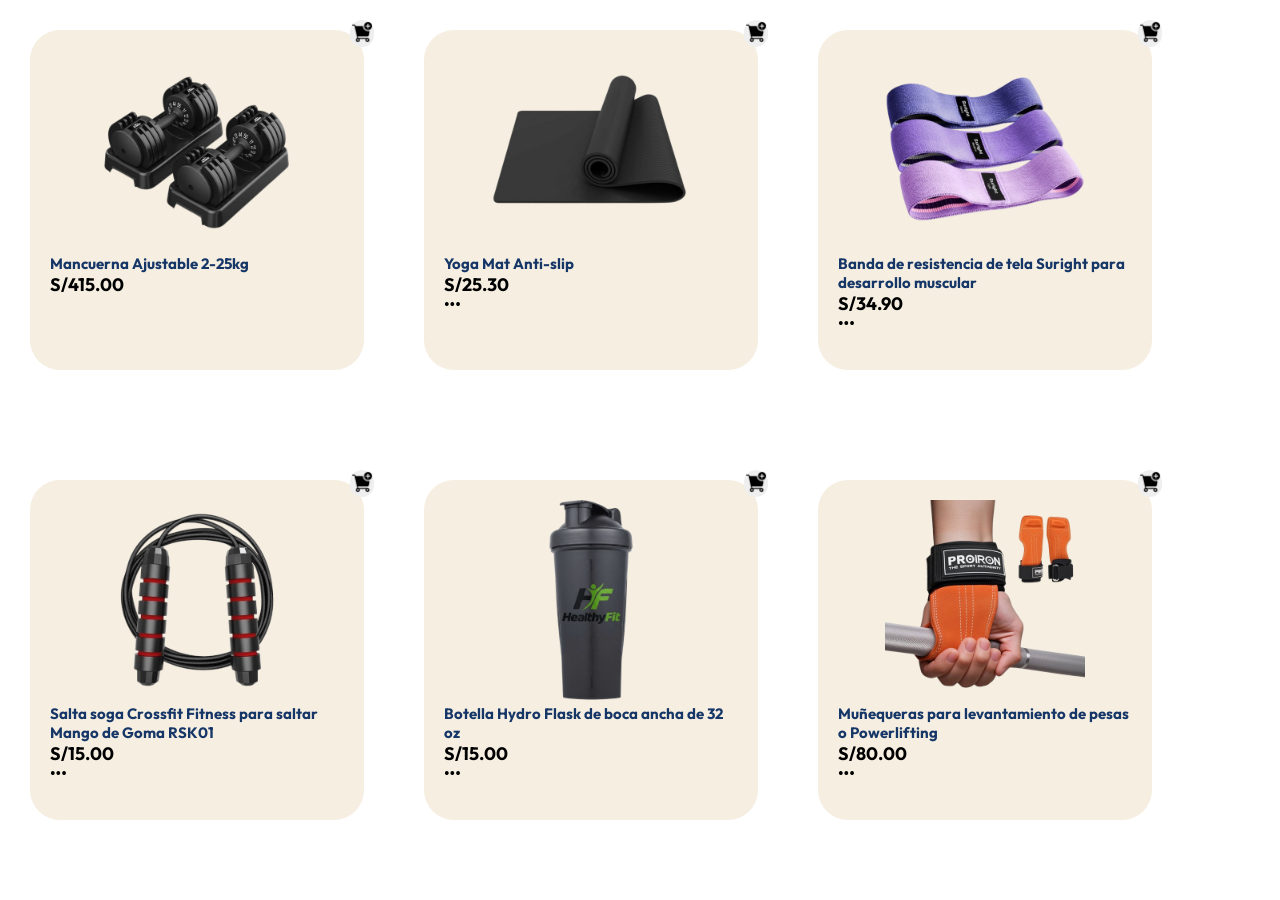
<file: articulo.html>
<!DOCTYPE html>
<html lang="es">
<head>
    <meta charset="UTF-8">
    <meta name="viewport" content="width=device-width, initial-scale=1.0">
    <title>Document</title>
    <link rel="stylesheet" href="estilo/estilo.css">
</head>
<body>
    <div class="articulos">
        <div class="producto">
            <img src="icono imagen/articulos/mancuernas.png" alt="">
            <p>Mancuerna Ajustable 2-25kg </p>
            <P>S/415.00 <span></span> <span></span></P>
            <p><span id="Acolor_prod1"></span><span id="Acolor2_prod1"></span><span id="Acolor3_prod1"></span></p>
            <button> <img src="icono imagen/carrito.png" alt=""></button>
        </div>
                <div class="producto">
            <img src="icono imagen/articulos/colchoneta.png" alt="">
            <p>Yoga Mat Anti-slip </p>
            <P>S/25.30<span></span> <span></span></P>
            <p><span id="Acolor_prod2">•</span><span id="Acolor2_prod2">•</span><span id="Acolor3_prod2">•</span></p>
            <button> <img src="icono imagen/carrito.png" alt=""></button>
        </div>
                <div class="producto">
            <img src="icono imagen/articulos/bandas.png" alt="">
            <p>Banda de resistencia de tela Suright para desarrollo muscular</p>
            <P>S/34.90 <span></span> <span></span></P>
            <p><span id="Acolor_prod3">•</span><span id="Acolor2_prod3">•</span><span id="Acolor3_prod3">•</span></p>
            <button> <img src="icono imagen/carrito.png" alt=""></button>
        </div>
                <div class="producto">
            <img src="icono imagen/articulos/cuerda.png" alt="">
            <p>Salta soga Crossfit Fitness para saltar Mango de Goma RSK01 </p>
            <P>S/15.00 <span></span> <span></span></P>
            <p><span id="Acolor_prod4">•</span><span id="Acolor2_prod4">•</span><span id="Acolor3_prod4">•</span></p>
            <button> <img src="icono imagen/carrito.png" alt=""></button>
        </div>
                <div class="producto">
            <img src="icono imagen/articulos/tomatodo.png" alt="">
            <p>Botella Hydro Flask de boca ancha de 32 oz</p>
            <P>S/15.00 <span></span> <span></span></P>
            <p><span id="Acolor_prod5">•</span><span id="Acolor2_prod5">•</span><span id="Acolor3_prod5">•</span></p>
            <button> <img src="icono imagen/carrito.png" alt=""></button>
        </div>
        <div class="producto">
            <img src="icono imagen/articulos/guantes.png" alt="">
            <p>Muñequeras para levantamiento de pesas o Powerlifting</p>
            <P>S/80.00 <span></span> <span></span></P>
            <p><span id="Acolor_prod6">•</span><span id="Acolor2_prod6">•</span><span id="Acolor3_prod6">•</span></p>
            <button> <img src="icono imagen/carrito.png" alt=""></button>
        </div>
     </div>   
        
    
</body>
</html>
</file>
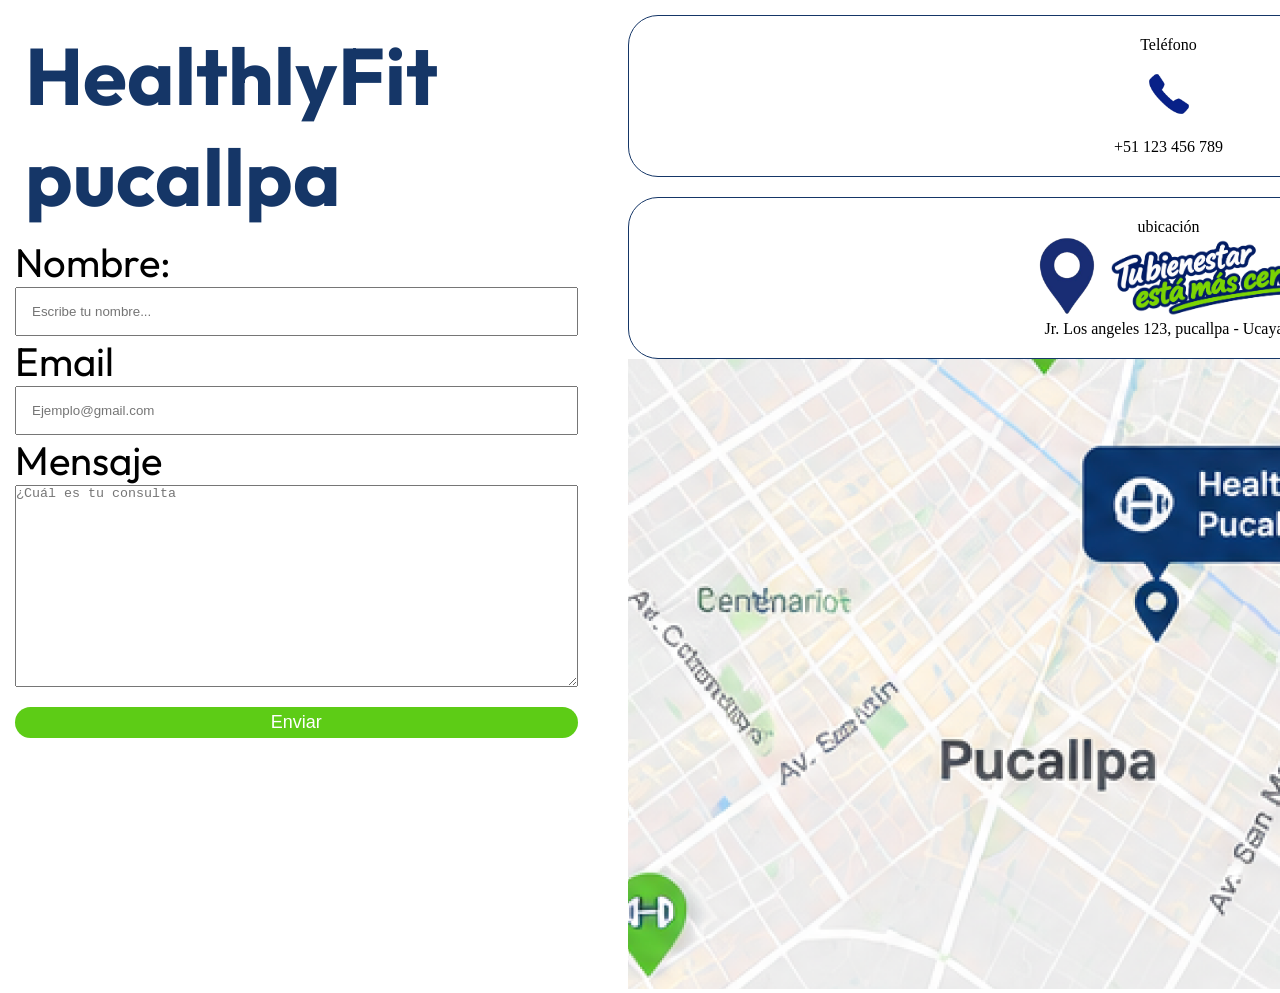
<file: contacto.html>
<!DOCTYPE html>
<html lang="en">
<head>
    <meta charset="UTF-8">
    <meta name="viewport" content="width=device-width, initial-scale=1.0">
    <title>Contacto</title>
    <link rel="stylesheet" href="estilo/estilo.css">
</head>
<body class="form_cont">
    <div class="formulario">
        <h1>HealthlyFit <br>pucallpa</h1>
        <form action="">
            <label for="nombre">Nombre:</label>
            <input type="text" id="nombre" placeholder="Escribe tu nombre...">
            <label for="email">Email</label>
            <input type="email" id="email" placeholder="Ejemplo@gmail.com">
            <label for="mensaje">Mensaje</label>
            <textarea name="" id="mensaje" placeholder="¿Cuál es tu consulta"></textarea>
            <button>Enviar</button>
        </form>
    </div>
<div class="informacion">
    <div class="corr-tel">
        <p>Teléfono</p>
        <img src="icono imagen/imagenes/TELEFONO.png" alt="">
        <p>+51 123 456 789</p>
    </div>
    <div class="corr-tel">
        <p>Correo electronico</p>
        <img src="icono imagen/imagenes/MENSAJE.png" alt="">
        <p>HealthlyFit@gmail.com</p>
    </div>
    <div>
        <div class="direccion">
    <div class="ubi-cont">
        <p>ubicación</p>
        <img src="icono imagen/imagenes/UBI.png" alt="" class="punto-ubi"> 
        <img src="icono imagen/contacto/FRASE.png" alt="">
        <p>Jr. Los angeles 123, pucallpa - Ucayali</p>
        
          </div>

        <img src="icono imagen/contacto/UBI.png" alt="" class="mapa-sede">

    </div>

</div>
    </div>
</div>

</body>
</html>
</file>
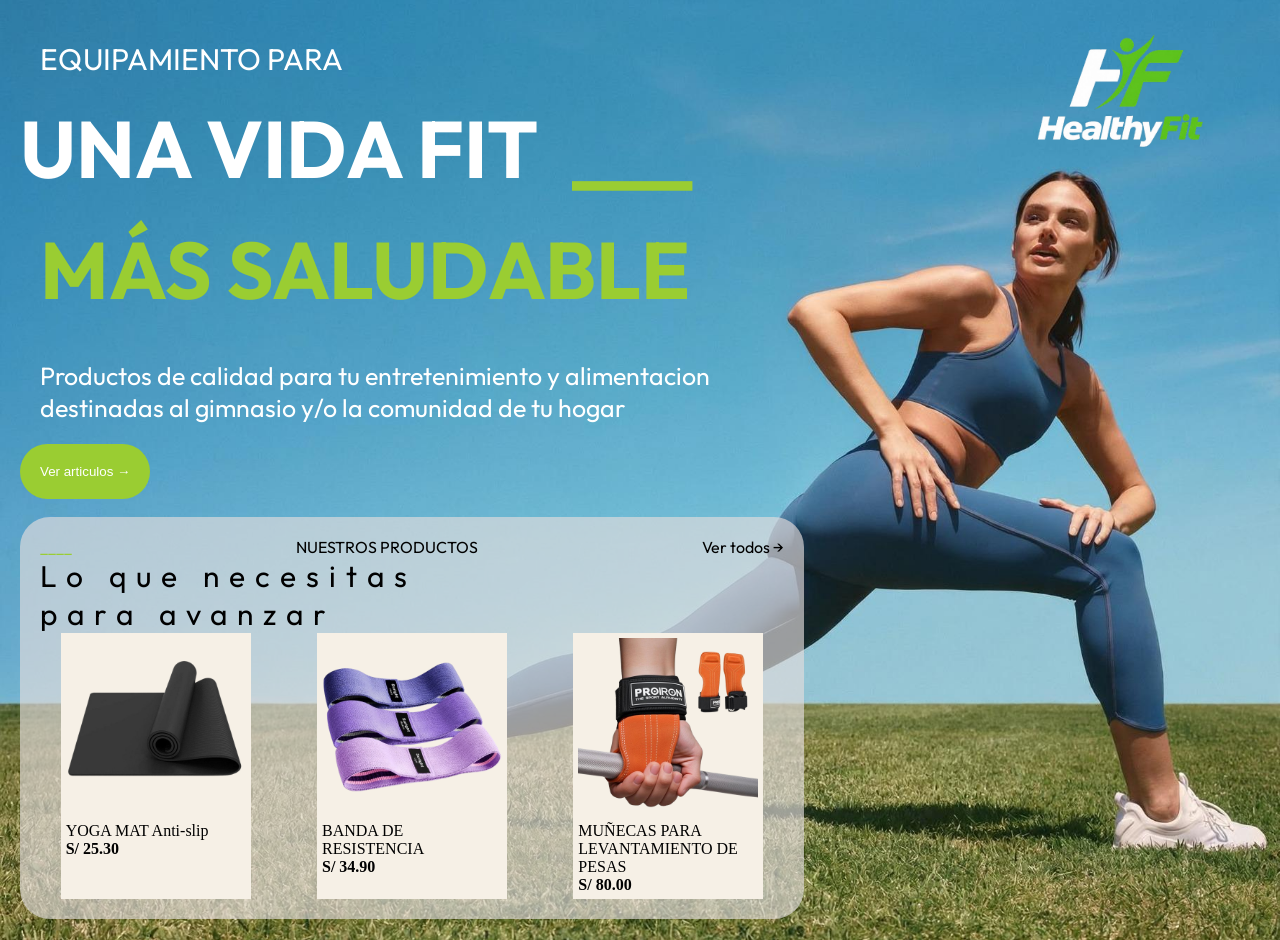
<file: inicio.html>
<!DOCTYPE html>
<html lang="en">
<head>
    <meta charset="UTF-8">
    <meta name="viewport" content="width=device-width, initial-scale=1.0">
    <title>Inicio</title>
    <link rel="stylesheet" href="estilo/estilo.css">
</head>
<body>
    <main>
        <img src="icono imagen/logo.png" alt="HealthyFit" class="logo_portada">
        <section class="portada">
            <div>
                <p class="texto_portada">EQUIPAMIENTO PARA</p>
                <h1>UNA VIDA FIT <span class="linea_verde1">___</span></h1>
                <h2>MÁS SALUDABLE</h2>
                <p class="descripcion">Productos de calidad para tu entretenimiento y alimentacion <br>destinadas al gimnasio y/o la comunidad de tu hogar</p>
                <button class="boton_principal">Ver articulos → </button>
            </div>
            <br>
            <section class="producto_destacados">
                <div class="encabezado-productos">
                
                <span class="linea_verde2">____</span>
                <span>NUESTROS PRODUCTOS</span>
            
                    <a href="articulo.html" class="ver-todo">Ver todos →</a>
                </div>
                <h3>Lo que necesitas <br>para avanzar</h3>
                <div class="productos_tarjetas">
                    <div class="tarjeta">
                    <img src="icono imagen/articulos/colchoneta.png" alt="yoga">
                    <p>YOGA MAT Anti-slip</p>
                    <strong>S/ 25.30</strong>
                    </div>

                      <div class="tarjeta">
                        <img src="icono imagen/articulos/bandas.png" alt="yoga">
                        <p>BANDA DE RESISTENCIA</p>
                        <strong>S/ 34.90</strong>
                    </div>

                        <div class="tarjeta">
                        <img src="icono imagen/articulos/guantes.png" alt="yoga">
                        <p>MUÑECAS PARA LEVANTAMIENTO DE PESAS</p>
                        <strong>S/ 80.00</strong>
                    </div>
                </div>
            </section>
        </section>
    </main>
</body>
</html>
</file>
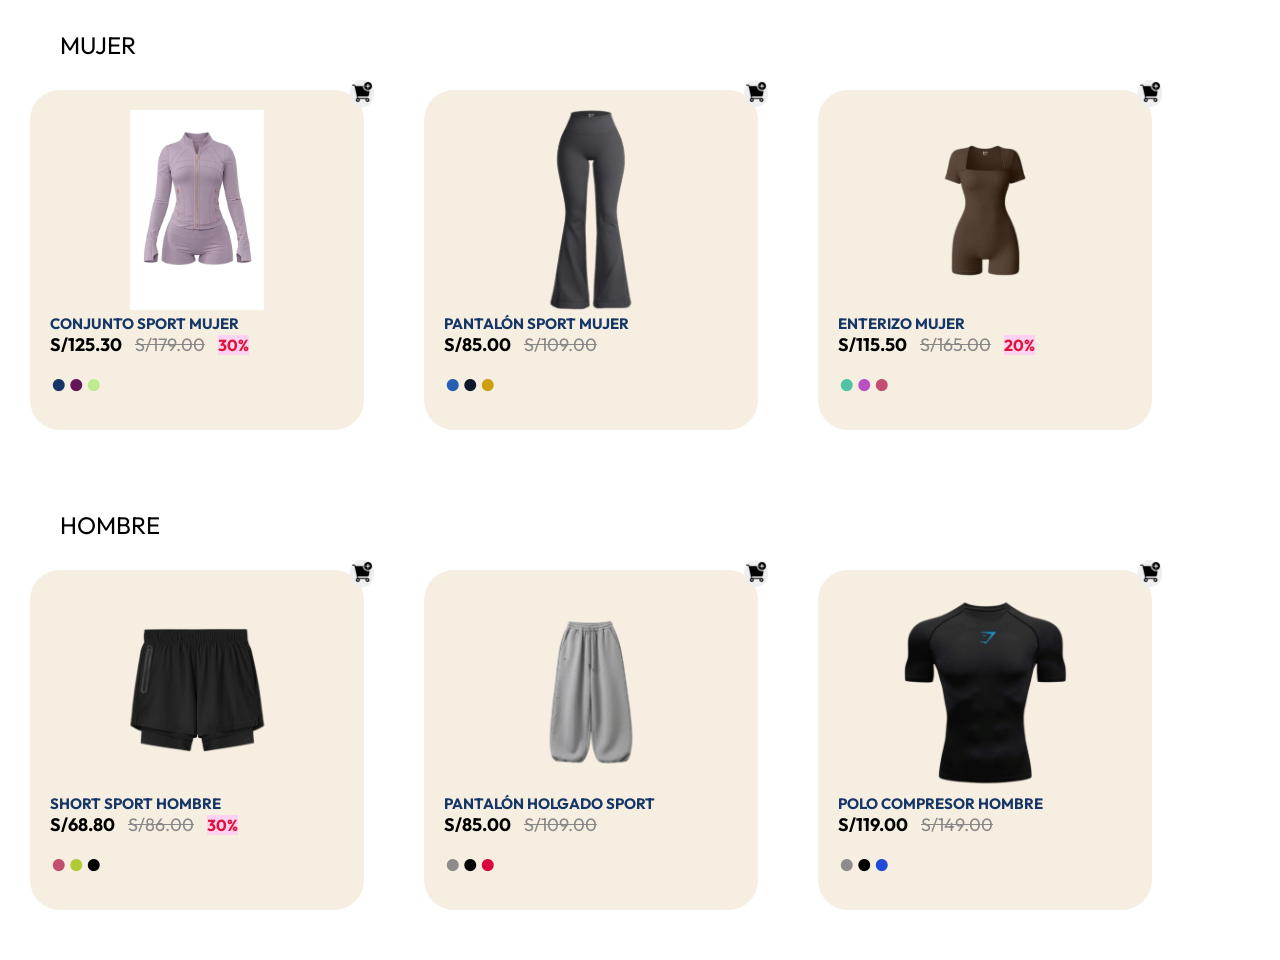
<file: ropa.html>
<!DOCTYPE html>
<html lang="en">
<head>
    <meta charset="UTF-8">
    <meta name="viewport" content="width=device-width, initial-scale=1.0">
    <title>Ropa</title>
    <link rel="stylesheet" href="estilo/estilo.css">
</head>
<body>
    <p class="seccion">MUJER</p>
    <div class="mujer">
        <div class="producto">
            <img src="icono imagen/ropa/sport conjunto mujer.jpg" alt="">
            <p>CONJUNTO SPORT MUJER</p>
            <P>S/125.30 <span class="pr-ant"> S/179.00</span> <span class="desc">30%</span></P>
            <p><span id="color_prod1">•</span><span id="color2_prod1">•</span><span id="color3_prod1">•</span></p>
            <button> <img src="icono imagen/carrito.png" alt=""></button>
        </div>


        <div class="producto">
            <img src="icono imagen/ropa/pantalon sport mujer.png" alt="">
            <p>PANTALÓN SPORT MUJER</p>
             <P>S/85.00 <span class="pr-ant"> S/109.00</span></P>
           <p><span id="color_prod2">•</span><span id="color2_prod2">•</span><span id="color3_prod2">•</span></p>
           <button> <img src="icono imagen/carrito.png" alt=""></button>
        </div>
        <div class="producto">
            <img src="icono imagen/ropa/enterizo mujer.png" alt="">
            <p>ENTERIZO MUJER</p>
             <P>S/115.50 <span class="pr-ant"> S/165.00</span> <span class="desc">20%</span></P>
            <p><span id="color_prod3">•</span><span id="color2_prod3">•</span><span id="color3_prod3">•</span></p>
            <button> <img src="icono imagen/carrito.png" alt=""></button>
        </div>
       
        </div>
        <p class="seccion">HOMBRE</p>
    </div>
    <div class="hombre">
        <div class="producto">
            <img src="icono imagen/ropa/short hombre.png" alt="">
            <p>SHORT SPORT HOMBRE</p>
            <P>S/68.80 <span class="pr-ant"> S/86.00</span> <span class="desc">30%</span></P>
            <p><span id="Hcolor_prod1">•</span><span id="Hcolor2_prod1">•</span><span id="Hcolor3_prod1">•</span></p>
            <button> <img src="icono imagen/carrito.png" alt=""></button>
        </div>

        
        <div class="producto">
            <img src="icono imagen/ropa/pantalon hombre.png" alt="">
            <p>PANTALÓN HOLGADO SPORT</p>
             <P>S/85.00 <span class="pr-ant"> S/109.00</span></P>
           <p><span id="Hcolor_prod2">•</span><span id="Hcolor2_prod2">•</span><span id="Hcolor3_prod2">•</span></p>
           <button> <img src="icono imagen/carrito.png" alt=""></button>
        </div>
        <div class="producto">
            <img src="icono imagen/ropa/polo hombre.png" alt="">
            <p>POLO COMPRESOR HOMBRE</p>
             <P>S/119.00 <span class="pr-ant"> S/149.00</span></P>
            <p><span id="Hcolor_prod3">•</span><span id="Hcolor2_prod3">•</span><span id="Hcolor3_prod3">•</span></p>
            <button> <img src="icono imagen/carrito.png" alt=""></button>
        </div>
        

</div>
</body>
</html>
</file>
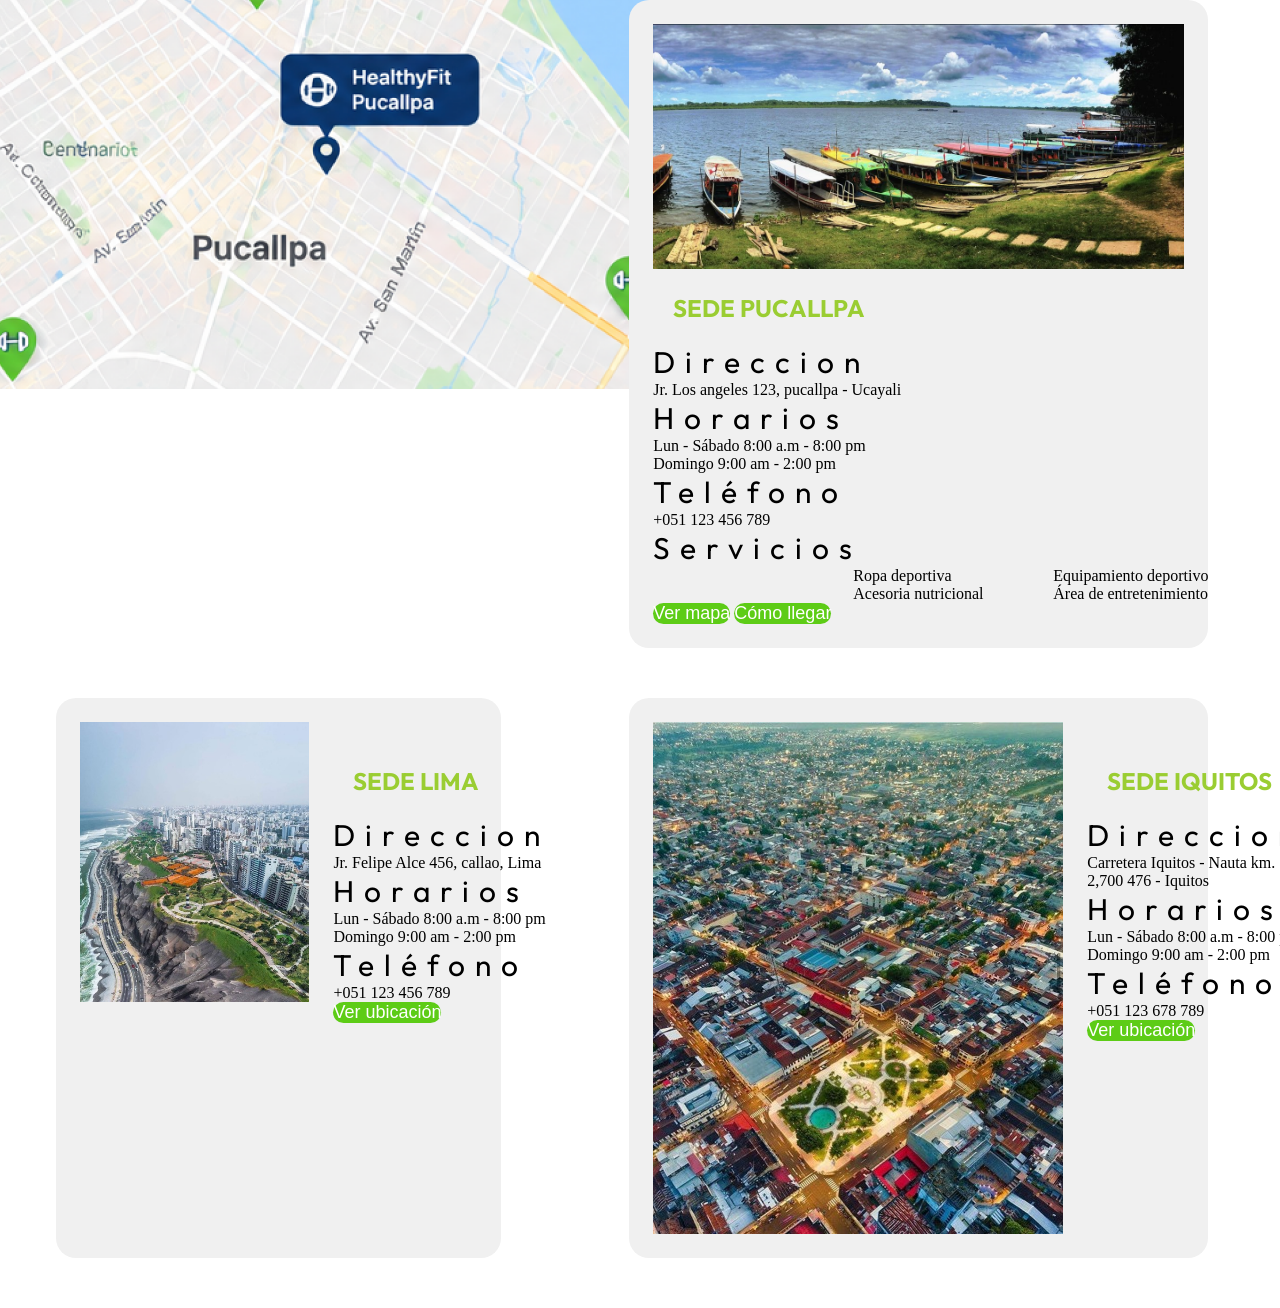
<file: sedes.html>
<!DOCTYPE html>
<html lang="en">
<head>
    <meta charset="UTF-8">
    <meta name="viewport" content="width=device-width, initial-scale=1.0">
    <title>Document</title>
    <link rel="stylesheet" href="estilo/estilo.css">
</head>
<body>
  <div class="contenedor-sedes">
    <div class="mapa">
        <img src="icono imagen/contacto/UBI.png" alt="">
    </div>
    <div class="pucallpa">
        <img src="icono imagen/foto/sede pucallpa.jpg" alt="">
        <h2>SEDE PUCALLPA</h2>
        <H3>Direccion</H3>
        <p>Jr. Los angeles 123, pucallpa - Ucayali</p>
        <h3>Horarios</h3>
        <p>Lun - Sábado 8:00 a.m - 8:00 pm <br> Domingo 9:00 am - 2:00 pm</p>
        <h3>Teléfono</h3>
        <p>+051 123 456 789</p>
        <h3>Servicios</h3>
        <div class="lista-servicios">
            <span>Ropa deportiva</span>
            <span>Equipamiento deportivo</span>
            <span>Acesoria nutricional</span>
            <span>Área de entretenimiento</span>
        </div>
        <div class="botones-sede">
            <button>Ver mapa</button>
            <button>Cómo llegar</button>
        </div>
        </div>
    <div class="sede-lima">
        <img src="icono imagen/foto/sede lima.jpg" alt="">
        <div class="info-sede">
            <h2>SEDE LIMA</h2>
        <H3>Direccion</H3>
        <p>Jr. Felipe Alce 456, callao, Lima</p>
        <h3>Horarios</h3>
        <p>Lun - Sábado 8:00 a.m - 8:00 pm <br> Domingo 9:00 am - 2:00 pm</p>
        <h3>Teléfono</h3>
        <p>+051 123 456 789</p>
        <button>Ver ubicación</button>
        </div>
        
    </div>
    <div class="sede-iquitos">
        <img src="icono imagen/foto/sede iquitos.jpg" alt="">
        <div class="info-sede">
            <h2>SEDE IQUITOS</h2>
        <H3>Direccion</H3>
        <p>Carretera Iquitos - Nauta km. 2,700 476 - Iquitos</p>
        <h3>Horarios</h3>
        <p>Lun - Sábado 8:00 a.m - 8:00 pm <br> Domingo 9:00 am - 2:00 pm</p>
        <h3>Teléfono</h3>
        <p>+051 123 678 789</p>
        <button>Ver ubicación</button>
        </div>
        
    </div>

  </div>
</body>
</html>
</file>
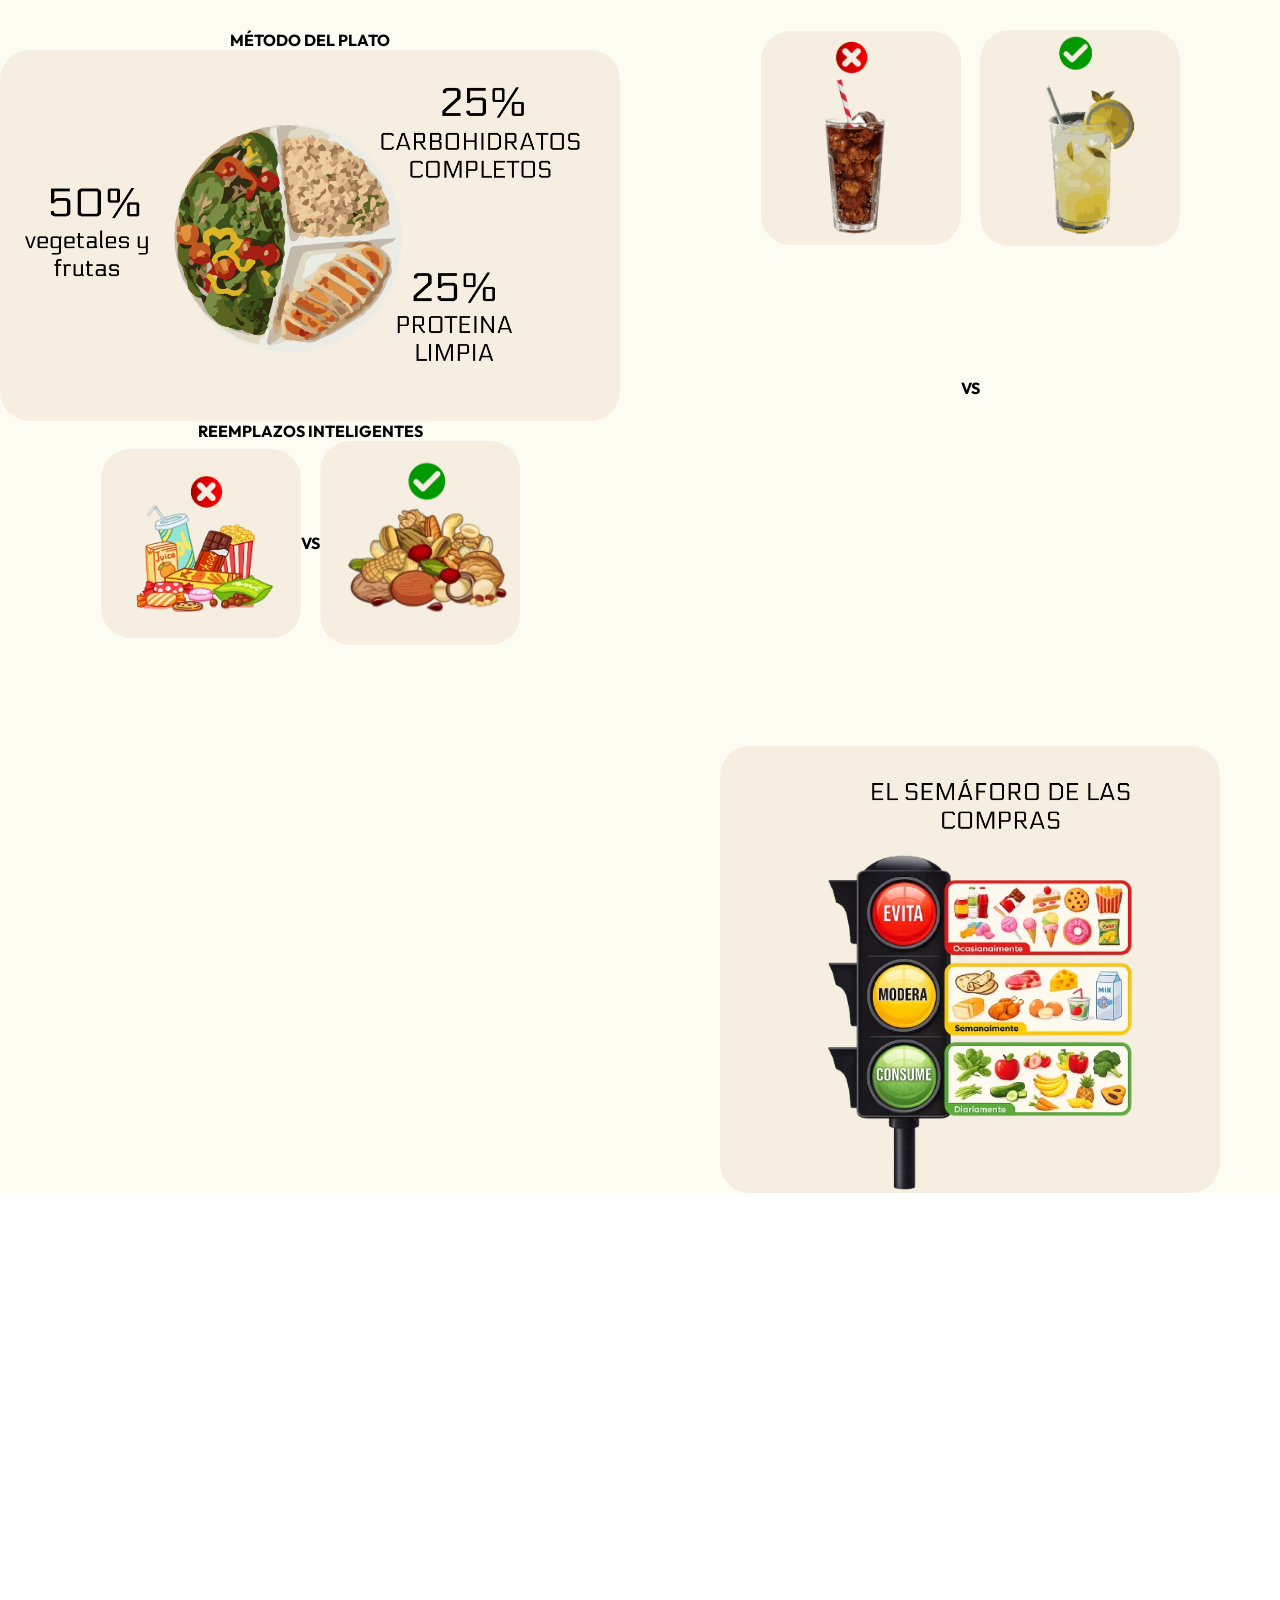
<file: tips.html>
<!DOCTYPE html>
<html lang="es">
<head>
    <meta charset="UTF-8">
    <meta name="viewport" content="width=device-width, initial-scale=1.0">
    <title>Tips</title>
    <link rel="stylesheet" href="estilo/estilo.css">
</head>
<body>
<div class="cont_tips">
    <section class="metodo">
        <p>MÉTODO DEL PLATO</p>
        <div>
        <img src="tips/metodo.png" alt="">
        </div>
        <p>REEMPLAZOS INTELIGENTES</p>
        <div>
        <img src="tips/chatarra2.png" alt="">
        <p>VS</p>
        <img src="tips/natural2.png" alt="">
        </div>
    </section>
    <section>
        <div>
            <img src="tips/coca2.png" alt="">
            <p>VS</p>
            <img src="tips/limonada2.png" alt="">
        </div>
        <div>
            <img src="tips/semaforo2.png" alt="">
        </div>
    </section>
</div>
</body>
</html>
</file>
<file: estilo/estilo.css>
@import url('https://fonts.googleapis.com/css2?family=Outfit:wght@100..900&display=swap');
*{
    margin: 0;
    padding: 0%;
}
.pagina{
    width: 100%;
}
nav{
    background-color: #153667;
    width: 100%;
    min-height: 100px;
    border-radius: 20px 20px 0px 0px;
    display: flex;
    align-items: center;
}
nav img{
    width: 65px;
}
.enlace-menu{
display: flex;
align-items: center;
gap: 30px;
position: absolute;
left: 50%;
transform: translateX(-50%);
}
.enlace-menu a{
    color: white;
    text-decoration: none;
    font-family: "Outfit", sans-serif;
}
.enlace-menu a:hover{
    color: darkgray;
}
nav button{
    margin-left: 80%;
    background-color: rgb(125, 187, 64);
    color: white;
    padding: 10px;
    border-radius: 15px;
    border: none;
    cursor: pointer;
}
nav button:hover{
    background-color: rgb(112, 234, 101)
}
iframe{
    width: 100%;
    min-height: 100vh;
    border: none;
}
/*AQUI PERSONALIZO INICIO*/
.portada{
    min-height: calc(100vh);
    background-image: url("../icono imagen/portada.jpg");
    background-size: cover;
    background-position: center;
    padding: 20px;
}
.logo_portada{
    position: absolute;
    width: 15%;
    left: 80%;
}
.texto_portada{
    color: white;
    font-family: "Outfit", sans-serif;
    padding: 0px;
    font-size: 30px;
    padding: 20px;
}
h1{
    font-family: "Outfit", sans-serif;
    color: white;
    font-size: 60pt;
    padding: 0px;
}
h2{
    color: yellowgreen;
    font-size: 80px;
    font-family: "Outfit", sans-serif;
    padding: 20px;
}
.linea_verde1{
    color: yellowgreen;
    padding: 20px;
}
.descripcion{
    color: white;
    font-family: "Outfit", sans-serif;
    font-size: 25px;
    padding: 20px;
}
.boton_principal{
    background-color: yellowgreen;
    padding: 15px 35px;
    border-radius: 30px;
    color: white;
    border: none;
    padding: 20px;
}
.boton_principal :hover{
    background-color: rgb(178, 255, 171);
    cursor: pointer;
}
.producto_destacados{
    background-color: rgba(227, 222, 222, 0.65);
    width: 60%;
    border-radius: 30px;
    padding: 20px;
}
.encabezado-productos{
    display: flex;
    justify-content: space-between;
    font-family: "Outfit", sans-serif;
}
.linea_verde2{
    color: yellowgreen;
    font-family: "Outfit", sans-serif;
}
.ver-todo{
    color: black;
    font-family: "Outfit", sans-serif;
    text-decoration: none;
}
.ver-todo :hover{
color: white;
}
h3{
    font-family: "Outfit", sans-serif;
    font-size: 30px;
    font-weight: 400;
    letter-spacing: 10px;
}
.productos_tarjetas{
    display: flex;
    justify-content: space-around;
    gap: 25px;
}
.tarjeta{
    background-color: #f6f0e6;
    width: 180px;
    padding: 5px;
}
.tarjeta:hover{
    background-color: #a3a8b0;
    cursor: pointer;
}
.tarjeta img{
    width: 100%;
}
/*AQUI PERSONALIZO FOOTER*/
footer{
    width: 100%;
    min-height: 100px;
    background-color: #153667;
    font-family: "Outfit", sans-serif;
    display: flex;
    align-items: center;
    justify-content: center;
    color: white;
}
/*AQUI PERSONALIZO SECCION ROPA*/
.mujer,
.hombre,
.articulos{
    width: 90%;
    display: grid;
    grid-template-columns: repeat(3, 2fr);
    gap: 30px;
}
.producto{
    position: relative;
    height: 300px;
    background-color: #f5eee1;
    margin-bottom: 50px;
    border-radius: 30px;
    padding: 20px;
    margin-top: 30px;
    margin-left: 30px;
}
.producto:hover{
   background-color: #777; 
}
.producto img{
    width: 100%;
    height: 200px;
    object-fit: contain;
}
.producto p:nth-of-type(1){
    color: #153667;
    font-family: "Outfit", sans-serif;
    font-weight: bolder;
    font-size: 15px;
}
.producto p:nth-of-type(2){
    font-family: "Outfit", sans-serif;
    font-weight: bold;
    font-size: 18px;
}
.pr-ant{
    color: #888;
    text-decoration: line-through;
    font-weight: lighter;
    margin-left: 10px;
    font-size: 18px;
}
.desc{
     margin-left: 10px;
     font-size: medium;
     background-color: #ffd2f1;
     color: crimson
}
.producto button img{
    width: 24px;
    height: 24px;
}
.producto button{
    position: absolute;
    top: -10px;
    right: -10px;
    border-radius: 50px;
    border: none;
}
.seccion{
    font-size: x-large;
    font-family: "Outfit", sans-serif;
    margin-top: 30px;
    margin-left: 60px;
}
#color_prod1{
    color: #153667;
    font-size: 50px;
}
#color2_prod1{
    color: #671559;
    font-size: 50px;
}
#color3_prod1{
    color: #beec8c;
    font-size: 50px;
}
#color_prod2{
    color: #265eb3;
    font-size: 50px;
}
#color2_prod2{
    color: #0d192c;
    font-size: 50px;
}
#color3_prod2{
    color: #cf9f0f;
    font-size: 50px;
}
#color_prod3{
    color: #4fc3a4;
    font-size: 50px;
}
#color2_prod3{
    color: #b94fc3;
    font-size: 50px;
}
#color3_prod3{
    color: #c34f70;
    font-size: 50px;
}
#Hcolor_prod1{
    color: #c34f70;
    font-size: 50px;
}
#Hcolor2_prod1{
    color: #afca34;
    font-size: 50px;
}
#Hcolor3_prod1{
    color: #050203;
    font-size: 50px;
}
#Hcolor_prod2{
    color: #8f8b8c;
    font-size: 50px;
}
#Hcolor2_prod2{
    color: #080707;
    font-size: 50px;
}
#Hcolor3_prod2{
    color: #da073c;
    font-size: 50px;
}
#Hcolor_prod3{
    color: #8f8b8c;
    font-size: 50px;
}
#Hcolor2_prod3{
    color: #000000;
    font-size: 50px;
}
#Hcolor3_prod3{
    color: #204ad6;
    font-size: 50px;
}
/*AQUI PERSONALIZO SECCION tips*/
.cont_tips{
    background-color: #fcfcf3;
    width: 100%;
    display: grid;
    grid-template-columns: 1fr 1fr;
    gap: 40px;
    font-family: "Outfit", sans-serif;
    margin-bottom: 500px;

}
.cont_tips img{
    max-width: 100%;
    height: auto;
    border-radius: 30px;
    
}
.metodo div:nth-of-type(2) img{
    max-width: 200px;
}
.cont_tips section div{
    display: flex;
    flex-direction: row;
    justify-content: center;
    align-items: center;
}
.cont_tips section:nth-child(2) div:first-child img{
    max-width: 200px;
    margin-bottom: 500px;
}
.cont_tips section:nth-child(2) div:last-child img{
    max-width: 500px;
}
.cont_tips section{
    text-align: center;
    font-weight: bolder;
    margin-top: 30px;
}

/*aqui personalizo sede*/

.contenedor-sedes{
    width: 100%;
    display: grid;
    grid-template-columns: 1fr 1fr;
}
.mapa img{
    width: 120%;
    height: auto;
}
.pucallpa,
.sede-lima,
.sede-iquitos{
    background-color: #f0f0f0;
    margin-left: 10%;
    padding: 24px;
    margin-bottom: 50px;
    margin-right: 10%;
    border-radius: 20px;
}
.sede-lima,
.sede-iquitos{
    display: flex;

}
.sede-lima img,
.sede-iquitosimg{
    max-height: 280px;
}

.pucallpa img{
    width: 100%;
    object-fit: cover;
}
.pucallpa h2,
.sede-lima h2,
.sede-iquitos h2{
    font-size: 24px;
}
.lista-servicios{
    margin-left: 200px;
    display: grid;
    grid-template-columns: 200px 200px;
}
.contenedor-sedes button{
    border: none;
    background-color: #5dcc16;
    color: white;
    padding: 5px 18 px;
    border-radius: 20px;
    font-size: 18px;
    font-family: Arial, Helvetica, sans-serif;
    cursor: pointer;
    transition: background-color 0.2 ease,
    transform 0.2 ease;
}
.contenedor-sedes button:hover{
    border-color: #d3ffb9;
    transform: scale(1.05);
    
}
.sede-lima .info-sede,
.sede-iquitos .info-sede{
    flex: 1;
    padding: 24px;
}

/*AQUI PERSONALIZO CONTACTOS*/

.form_cont{
    display: grid;
    grid-template-columns: 45% 55%;
    gap: 50px;
    margin: 15px;
}
.formulario{
    width: 100%;
}
.formulario h1{
    color:#153667;
    margin: 10px;
    
}
.formulario form{
    display: flex;
    flex-direction: column;
}
.formulario label{
    font-size: 40px;
    font-family: "Outfit", sans-serif;
}
.formulario form > input{
    padding: 15px;
}
.formulario form > textarea{
    height: 200px;
}
.formulario button{
    border: none;
    background-color: #5dcc16;
    color: white;
    padding: 5px 18px;
    border-radius: 20px;
    font-size: 18px;
    font-family: Arial, Helvetica, sans-serif;
    cursor: pointer;
    margin-top: 20px;
    transition: background-color 0.2 ease,
    transform 0.2 ease;
}
.formulario button:hover{
    background-color: #d3ffb9;
    transform: scale(1.05);
}
.informacion{
    display: grid;
    grid-template-columns: 1fr 1fr;
    width: 98%;
    gap: 20px;
    height: 150px;
}
.corr-tel{
    text-align: center;
    border: 1px solid #153667;
    border-radius: 30px;
    padding: 20px;
}
.corr-tel img{
    width: 80px;
}
.direccion{
   
    text-align: center;
}
.ubi-cont{
    border: 1px solid #153667;
    border-radius: 30px;
    padding: 20px;
}
.ubi-cont img{
   width: 200px;
}
.punto-ubi{
    max-width: 80px;
}
.mapa-sedes{
    width: 100%;
    height: 300px;
    border-radius: 30px;
}
</file>
